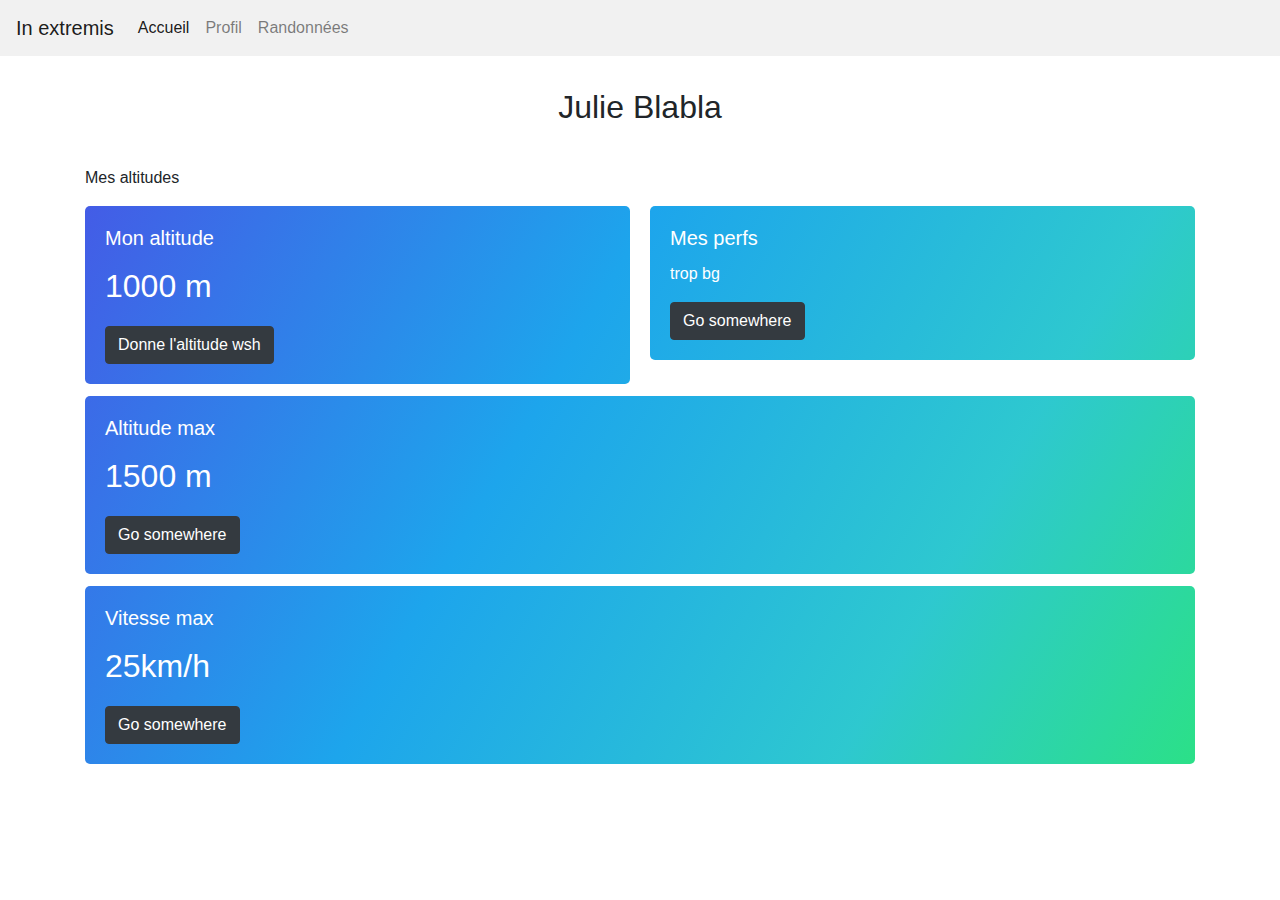
<file: template_accueil.html>
<!DOCTYPE html>
<html lang="en">
<head>
    <meta charset="UTF-8">
    <meta name="viewport" content="width=device-width, initial-scale=1.0">
    <title>Accueil</title>
    <link rel="stylesheet" href="css/main.css">
    <link rel="stylesheet" href="https://stackpath.bootstrapcdn.com/bootstrap/4.5.2/css/bootstrap.min.css" integrity="sha384-JcKb8q3iqJ61gNV9KGb8thSsNjpSL0n8PARn9HuZOnIxN0hoP+VmmDGMN5t9UJ0Z" crossorigin="anonymous">
</head>
<body id="main">
    <nav class="navbar navbar-expand-lg navbar-light">
      <a class="navbar-brand" href="#">In extremis</a>
      <button class="navbar-toggler" type="button" data-toggle="collapse" data-target="#navbarSupportedContent" aria-controls="navbarSupportedContent" aria-expanded="false" aria-label="Toggle navigation">
        <span class="navbar-toggler-icon"></span>
      </button>
      <div class="collapse navbar-collapse" id="navbarSupportedContent">
        <ul class="navbar-nav mr-auto">
          <li class="nav-item active">
            <a class="nav-link" href="template_accueil.html">Accueil</a>
          </li>
          <li class="nav-item">
            <a class="nav-link" href="template_profil.html">Profil <span class="sr-only">(current)</span></a>
          </li>
          <li class="nav-item">
            <a class="nav-link" href="#">Randonnées</a>
          </li>
        </ul>
      </div>
    </nav>
    <div class="container">
      <div class="row">
        <div class="title-center">
          <h2>Julie Blabla</h2>
        </div>
      </div>
      
    <figure class="highcharts-figure">
      <div id="container"></div>
      <div id="chart"></div>
      <p class="highcharts-description">
        Mes altitudes
      </p>
    </figure>

    <div class="card-columns">
      <div class="card">
        <div class="card-body">
          <h5 class="card-title">Mon altitude</h5>
          <p class="card-text card-text-big">1000 m</p>
          <a href="#" class="btn btn-dark">Donne l'altitude wsh</a>
        </div>
      </div>
      <div class="card">
        <div class="card-body">
          <h5 class="card-title">Mes perfs</h5>
          <p class="card-text">trop bg</p>
          <a href="#" class="btn btn-dark">Go somewhere</a>
        </div>
      </div>
    </div>
    <div class="card-columns card-columns-2">
      <div class="card">
          <div class="card-body">
            <h5 class="card-title">Altitude max</h5>
            <p class="card-text card-text-big">1500 m</p>
            <a href="#" class="btn btn-dark">Go somewhere</a>
          </div>
      </div>
      <div class="card">
          <div class="card-body">
            <h5 class="card-title">Vitesse max</h5>
            <p class="card-text card-text-big">25km/h</p>
            <a href="#" class="btn btn-dark">Go somewhere</a>
          </div>
      </div>
    </div>
    </div>
    <script src="https://code.jquery.com/jquery-3.5.1.slim.min.js" integrity="sha384-DfXdz2htPH0lsSSs5nCTpuj/zy4C+OGpamoFVy38MVBnE+IbbVYUew+OrCXaRkfj" crossorigin="anonymous"></script>
    <script src="https://cdn.jsdelivr.net/npm/popper.js@1.16.1/dist/umd/popper.min.js" integrity="sha384-9/reFTGAW83EW2RDu2S0VKaIzap3H66lZH81PoYlFhbGU+6BZp6G7niu735Sk7lN" crossorigin="anonymous"></script>
    <script src="https://stackpath.bootstrapcdn.com/bootstrap/4.5.2/js/bootstrap.min.js" integrity="sha384-B4gt1jrGC7Jh4AgTPSdUtOBvfO8shuf57BaghqFfPlYxofvL8/KUEfYiJOMMV+rV" crossorigin="anonymous"></script>
    <script src='https://d3js.org/d3.v4.min.js'></script>
    <script src="https://code.highcharts.com/highcharts.js"></script>
    <script src="https://code.highcharts.com/modules/data.js"></script>
    <script src="https://code.highcharts.com/modules/exporting.js"></script>
    <script src="https://code.highcharts.com/modules/export-data.js"></script>
    <script src="https://code.highcharts.com/modules/accessibility.js"></script>
    <script type="text/javascript" src="d3.js"></script> 
    <script type="text/javascript" src="main.js"></script>
    <script src="d3.js"></script>
    <script src="main.js"></script>
</body>
</html>
</file>
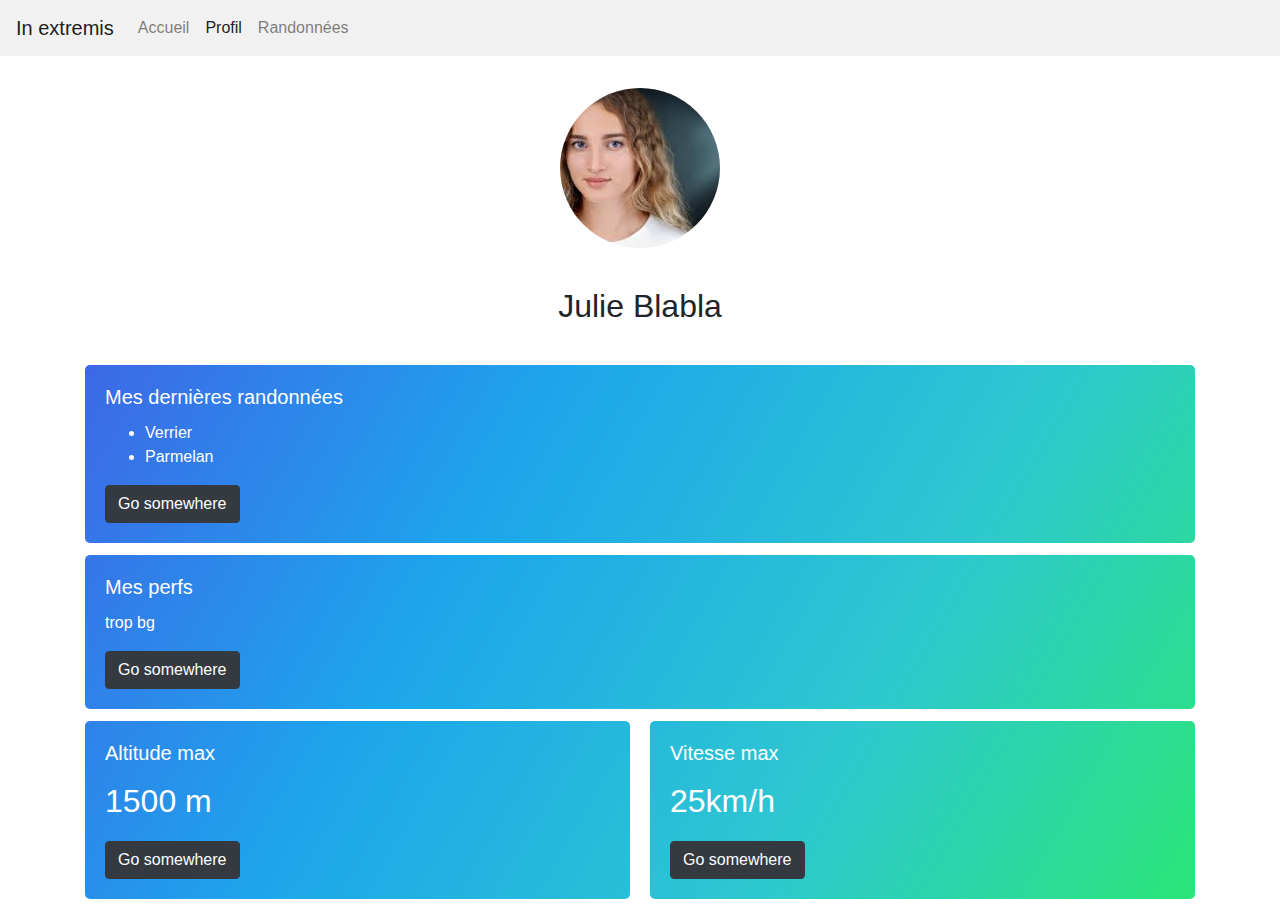
<file: template_profil.html>
<!DOCTYPE html>
<html lang="en">
<head>
    <meta charset="UTF-8">
    <meta name="viewport" content="width=device-width, initial-scale=1.0">
    <title>Profil</title>
    <link rel="stylesheet" href="css/main.css">
    <link rel="stylesheet" href="https://stackpath.bootstrapcdn.com/bootstrap/4.5.2/css/bootstrap.min.css" integrity="sha384-JcKb8q3iqJ61gNV9KGb8thSsNjpSL0n8PARn9HuZOnIxN0hoP+VmmDGMN5t9UJ0Z" crossorigin="anonymous">
</head>
<body id="main">
    <nav class="navbar navbar-expand-lg navbar-light">
      <a class="navbar-brand" href="#">In extremis</a>
      <button class="navbar-toggler" type="button" data-toggle="collapse" data-target="#navbarSupportedContent" aria-controls="navbarSupportedContent" aria-expanded="false" aria-label="Toggle navigation">
        <span class="navbar-toggler-icon"></span>
      </button>
      <div class="collapse navbar-collapse" id="navbarSupportedContent">
        <ul class="navbar-nav mr-auto">
          <li class="nav-item">
            <a class="nav-link" href="template_accueil.html">Accueil</a>
          </li>
          <li class="nav-item active">
            <a class="nav-link" href="template_profil.html">Profil <span class="sr-only">(current)</span></a>
          </li>
          <li class="nav-item">
            <a class="nav-link" href="#">Randonnées</a>
          </li>
        </ul>
      </div>
    </nav>
    <div class="container">

      <div class="row profil-picture">
        <div class="col-12 text-center">
          <div class="profil-picture-img">
            <img src="img/test_picture.jpg" alt="PP">
          </div>
        </div>
      </div>

      <div class="row">
        <div class="title-center">
          <h2>Julie Blabla</h2>
        </div>
      </div>

      <div class="card-columns">
        <div class="card">
          <div class="card-body">
            <h5 class="card-title">Mes dernières randonnées</h5>
            <div class="card-text">
              <ul>
                <li>Verrier</li>
                <li>Parmelan</li>
              </ul>
            </div>
            <a href="#" class="btn btn-dark">Go somewhere</a>
          </div>
        </div>
        <div class="card">
          <div class="card-body">
            <h5 class="card-title">Mes perfs</h5>
            <p class="card-text">trop bg</p>
            <a href="#" class="btn btn-dark">Go somewhere</a>
          </div>
        </div>
      </div>
      <div class="card-columns card-columns-2">
        <div class="card">
            <div class="card-body">
              <h5 class="card-title">Altitude max</h5>
              <p class="card-text card-text-big">1500 m</p>
              <a href="#" class="btn btn-dark">Go somewhere</a>
            </div>
        </div>
        <div class="card">
            <div class="card-body">
              <h5 class="card-title">Vitesse max</h5>
              <p class="card-text card-text-big">25km/h</p>
              <a href="#" class="btn btn-dark">Go somewhere</a>
            </div>
        </div>
      </div>
    </div>
    <script src="https://code.jquery.com/jquery-3.5.1.slim.min.js" integrity="sha384-DfXdz2htPH0lsSSs5nCTpuj/zy4C+OGpamoFVy38MVBnE+IbbVYUew+OrCXaRkfj" crossorigin="anonymous"></script>
    <script src="https://cdn.jsdelivr.net/npm/popper.js@1.16.1/dist/umd/popper.min.js" integrity="sha384-9/reFTGAW83EW2RDu2S0VKaIzap3H66lZH81PoYlFhbGU+6BZp6G7niu735Sk7lN" crossorigin="anonymous"></script>
    <script src="https://stackpath.bootstrapcdn.com/bootstrap/4.5.2/js/bootstrap.min.js" integrity="sha384-B4gt1jrGC7Jh4AgTPSdUtOBvfO8shuf57BaghqFfPlYxofvL8/KUEfYiJOMMV+rV" crossorigin="anonymous"></script>
    <script src="https://code.highcharts.com/highcharts.js"></script>
    <script src="https://code.highcharts.com/modules/data.js"></script>
    <script src="https://code.highcharts.com/modules/exporting.js"></script>
    <script src="https://code.highcharts.com/modules/export-data.js"></script>
    <script src="https://code.highcharts.com/modules/accessibility.js"></script>
    <script src="d3.js"></script>
    <script src="main.js"></script>
</body>
</html>
</file>
<file: css/main.css>
body#main {
  /*
    * Author: http://stuffandnonsense.co.uk/blog/about/hardboiled_css3_media_queries/
    */
  /* iPads (portrait and landscape) ----------- */
  /* Desktops and laptops ----------- */
  /* Large screens ----------- */
}

body#main:not(.card) {
  background-color: #fff;
}

body#main nav {
  background-color: #f1f1f1;
  width: 100%;
}

body#main nav button.navbar-toggler {
  border: none;
}

body#main .accueil-image {
  display: inline-block;
  position: relative;
  height: 10rem;
  overflow: hidden;
}

body#main .accueil-image img {
  width: 100%;
}

body#main .title-center {
  width: 100%;
  padding-top: 2rem;
  text-align: center;
}

body#main .row {
  margin-bottom: 2rem;
}

body#main .card-columns-2 {
  -webkit-column-count: 2;
          column-count: 2;
}

body#main .card {
  display: block;
  height: 100%;
  border: none;
  border-radius: 5px;
  background: #5142e4;
  background: linear-gradient(120deg, #5142e4 0%, #1da5ec 43%, rgba(45, 200, 207, 0.997619) 71%, #2aeb67 100%);
  background-size: cover;
  background-position: center;
  background-attachment: fixed;
}

body#main .card-title {
  color: white;
}

body#main .card-text {
  color: white;
}

body#main .card-text-big {
  font-size: 2rem;
}

body#main .profil-picture {
  margin-top: 2rem;
  margin-bottom: 0;
}

body#main .profil-picture-img {
  display: inline-block;
  position: relative;
  width: 10rem;
  height: 10rem;
  overflow: hidden;
  border-radius: 50%;
}

body#main .profil-picture-img img {
  width: auto;
  height: 100%;
  margin-left: -50px;
}

@media only screen and (min-device-width: 577px) {
  body#main .card-columns:nth-of-type(n) {
    -webkit-column-count: 1;
            column-count: 1;
  }
  body#main .card-columns:nth-of-type(2n) {
    -webkit-column-count: 2;
            column-count: 2;
  }
  body#main .card {
    display: inline-block;
  }
}

@media only screen and (min-width: 1824px) {
  body#main {
    /* Styles */
  }
}
</file>
